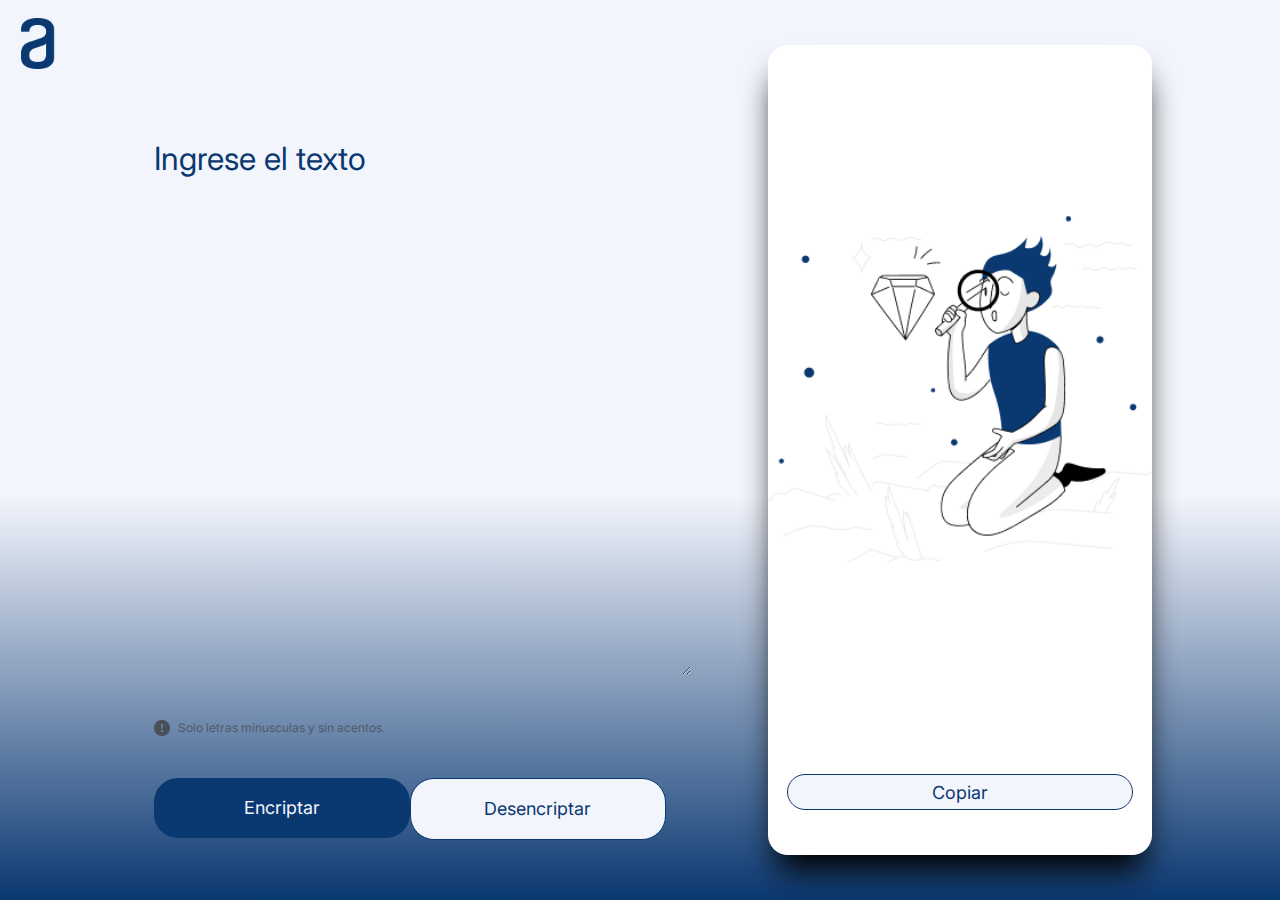
<file: index.html>
<!DOCTYPE html>
<html lang="es">
<head>
    
    <meta charset="UTF-8">
    <meta http-equiv="X-UA-Compatible" content="IE-edge">
    <meta name="viewport" content="width=device-width, initial-scale=1.0">
    <link rel="stylesheet" href="reset.css">
    <link rel="stylesheet" href="style.css">
    <link rel="stylesheet" href="https://fonts.googleapis.com/css2?family=Inter:wght@200;300;400&display=swap">
    <link rel="shortcut icon" href="Muñeco.png" type="image/x-icon">
    <title>Encriptador</title>
</head>
<body>
    <main>
        <div class="contenedor">
            <img src="./Imagenes/Logo.png" alt="cargando..." class="logo">
            <div class="Encriptar">
                <textarea placeholder="Ingrese el texto" class="texto" cols="30" rows="10"></textarea>
                <div class="terminos">
                    <img src="./Imagenes/fill.png" alt="cargando..">
                    <p>Solo letras minusculas y sin acentos.</p>
                </div>
                <div class="botones">
                    <button class="btn-encriptar" onclick="btnEncriptar()">Encriptar</button>
                    <button class="btn-desencriptar" onclick="btnDesencriptar()">Desencriptar</button>
                </div>
            </div>
            <div class="encriptado">
                <textarea cols="20" rows="10" class="mensaje" style="resize:none;"></textarea>
                <div>
                    <button class="btn-copy" onclick="btncopy()">Copiar</button>
                </div>
            </div>
        </div>
    </main>
    <script src="main.js"></script>
</body>
</html>
</file>
<file: style.css>
*{
    margin: 0;
    padding: 0;
    font-family: 'Inter', 'sans-serif';
    font-weight: 400;
}
body{
    background: linear-gradient(0deg,#0a3871, #f3f5fc 45%);
}
.logo{
    width: 10%;
    display: flex;
    position: absolute;
    top: 2%;
    right: 92%;
}
.contenedor{
    position: relative;
    width: 100vw;
    height: 100vh;
}
.texto{
    position: absolute;
    width: 42%;
    height: 60%;
    left: 12%;
    top: 15%;
    border:none;
    font-style: normal;
    font-weight: 400;
    font-size: 32px;
    line-height: 150%;
    background: none;
    color: #0a3871;
}
.texto:focus, .texto:active, .texto::placeholder{
    outline: none;
    color: #0a3871;
}
.terminos{
    display: flex;
    flex-direction: row;
    align-items: center;
    padding: 0px;
    gap: 8px;
    position: absolute;
    width: 80%;
    left: 12%;
    top: 80%;
}
.terminos p{
    font-size: 12px;
    color: #495057;
    opacity: 0.8;
    flex: none;
    font-weight: 400;
}
.botones{
    display: flex;
    flex-direction:row;
    align-items: flex-start;
    padding: 1% 0;
    position: absolute;
    width: 80%;
    left: 12%;
    top: 85%;
}
.btn-encriptar{
    padding: 2%;
    gap: 8px;
    width: 25%;
    background-color: #0a3871;
    justify-content: center;
    border-radius: 24px;
    font-size: 18px;
    line-height: 19px;
    color: #f3f5fc;
    text-align: center;
    border: none;
    cursor: pointer;
}
.btn-desencriptar{
    padding: 2%;
    gap: 8px;
    width: 25%;
    background-color:#f3f5fc;
    justify-content: center;
    border-radius: 24px;
    font-size: 18px;
    line-height: 19px;
    color:#0a3871;
    text-align: center;
    border:1px #0a3871 solid;
    cursor: pointer;
}
.btn-desencriptar:hover, .btn-encriptar:hover{
    width: 24.5%;
    padding: 1.8%;
    margin: 0.3%;
    transition: 400ms;
}
.encriptado{
    display: flex;
    justify-content: center;
    position: absolute;
    width: 30%;
    height: 90%;
    left: 60%;
    top: 5%;
    box-shadow: 0px 24px 32px -8px;
    background-color: white;
    border-radius: 20px;
}
.mensaje{
    width: 100%;
    height: 85%;
    position: absolute;
    border-radius: 20px;
    color: #0a3871;
    background-image:url("./Imagenes/Muñeco.png");
    background-repeat: no-repeat;
    border:none;
    font-style: normal;
    font-weight: 400;
    font-size: 32px;
    line-height: 150%;
    background-position: center;
    background-size: contain;
}
.mensaje:focus, .mensaje:active{
    outline: none;
}
.btn-copy{
    gap: 8px;
    padding: 2%;
    justify-content: center;
    width: 90%;
    background-color: #f3f5fc;
    border-radius: 24px;
    font-size: 18px;
    line-height: 19px;
    color: #0a3871;
    text-align: center;
    border: 1px #0a3871 solid;
    cursor: pointer;
    position: absolute;
    top: 90%;
    right: 5%;
}
.btn-copy:hover{
    transition: 400ms;
    color: #f3f5fc;
    background-color: #0a3871;
    width: 89.5%;
    padding: 1.8%;
    margin: 0.3%;
}
@media(max-width:460PX){
    .contenedor{
        display: flex;
        flex-direction: row;
    }
    .Encriptar{
        width: 100%;
    }
    .texto{
        width: 80%;
        height: 45%;
        left: 10%;
        top: 5%;
    }
    .terminos{
        width: 80%;
        left: 10%;
        top: 51%;
    }
    .botones{
        width: 75%;
        left: 30%;
        top: 55%;
        flex-direction: column;
    }
    .btn-encriptar, .btn-desencriptar{
        width: 48%;
        border-radius: 16px;
    }
    .btn-encriptar:hover, .btn-desencriptar:hover{
        margin: 0.3%;
        width: 47.5%;
        padding: 1.8%;
        transition: 400ms;
    }
    .encriptado{
        width: 80%;
        height: 26%;
        left: 10%;
        top: 65%;
}
    .btn-copy{
        width: 30%;
        left: 32%;
        top: 108%;
    }
    .btn-copy:hover{
        width: 29.5%;
        padding: 1.8%;
        margin: 0.3%;
    }
    .contenedor {
        width: 100vw;
        display: flex;
        flex-direction: column;
        height: 110vh;
}

}
</file>
